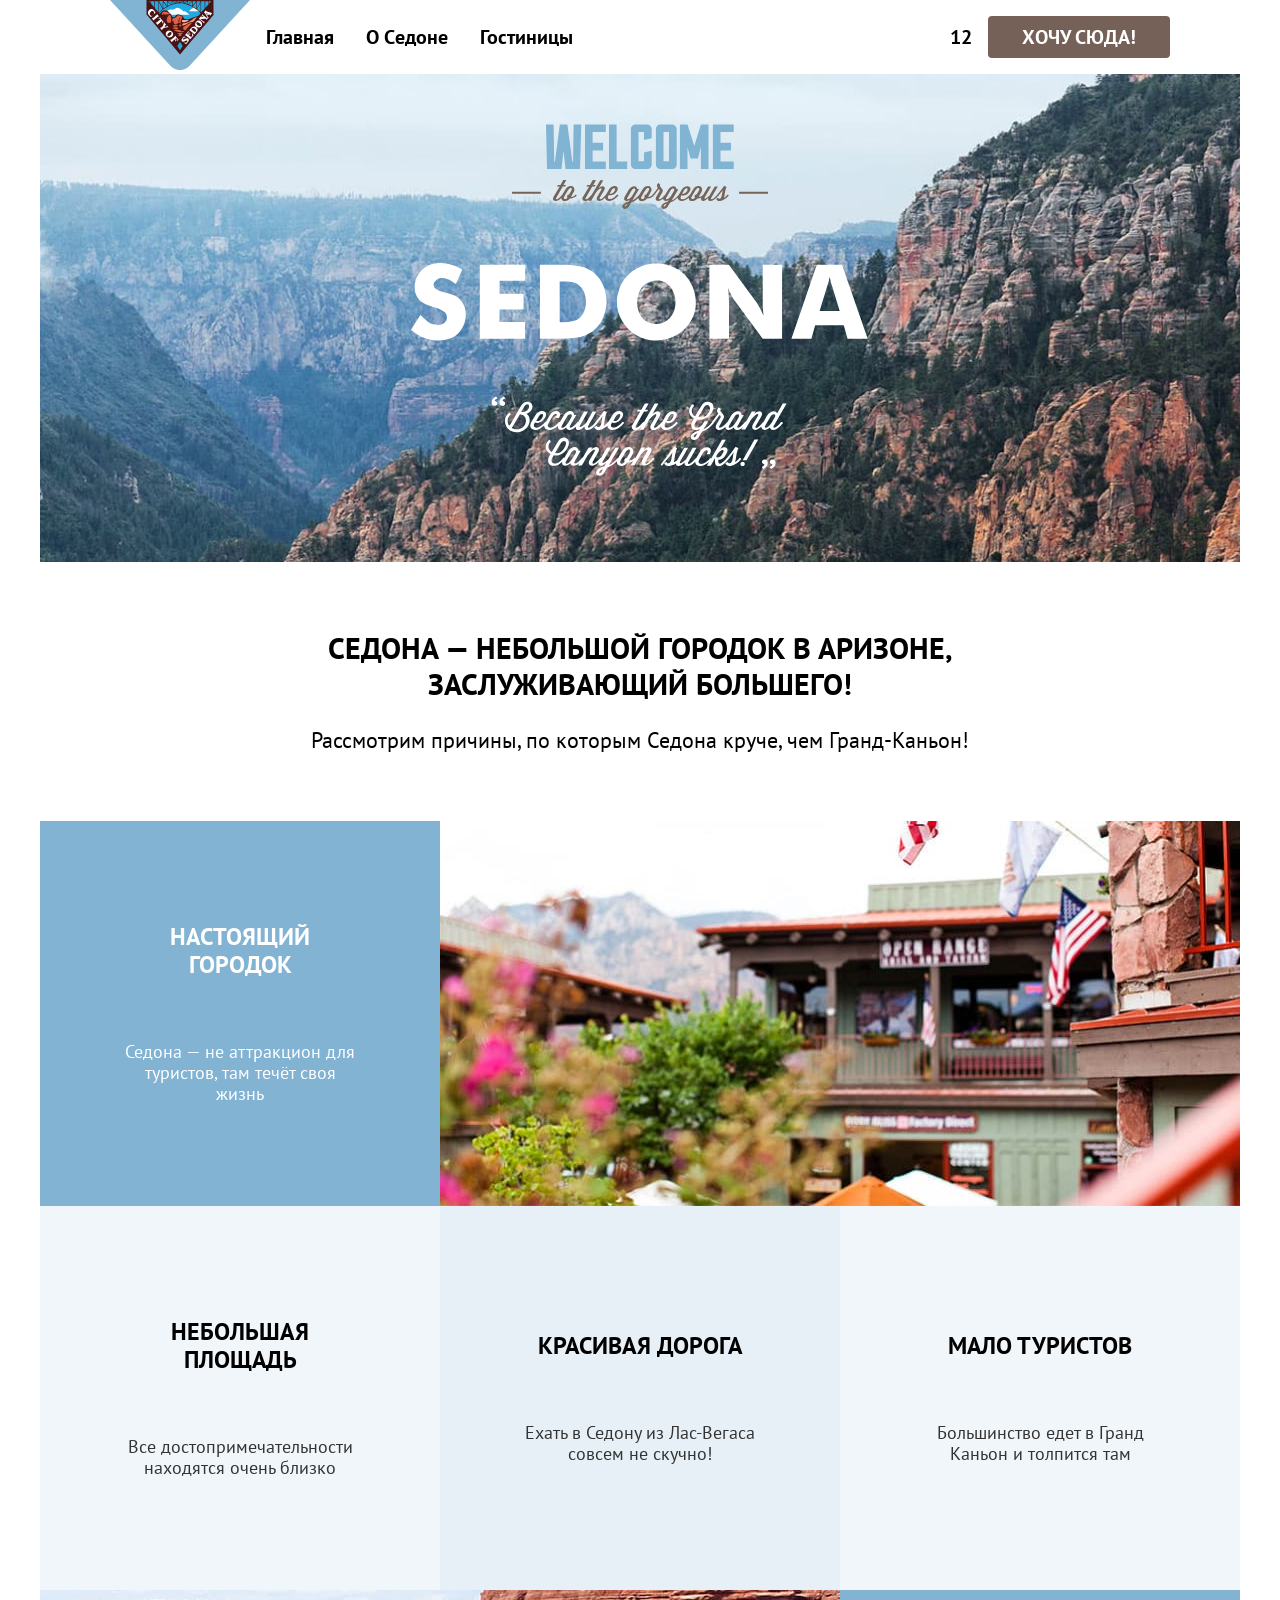
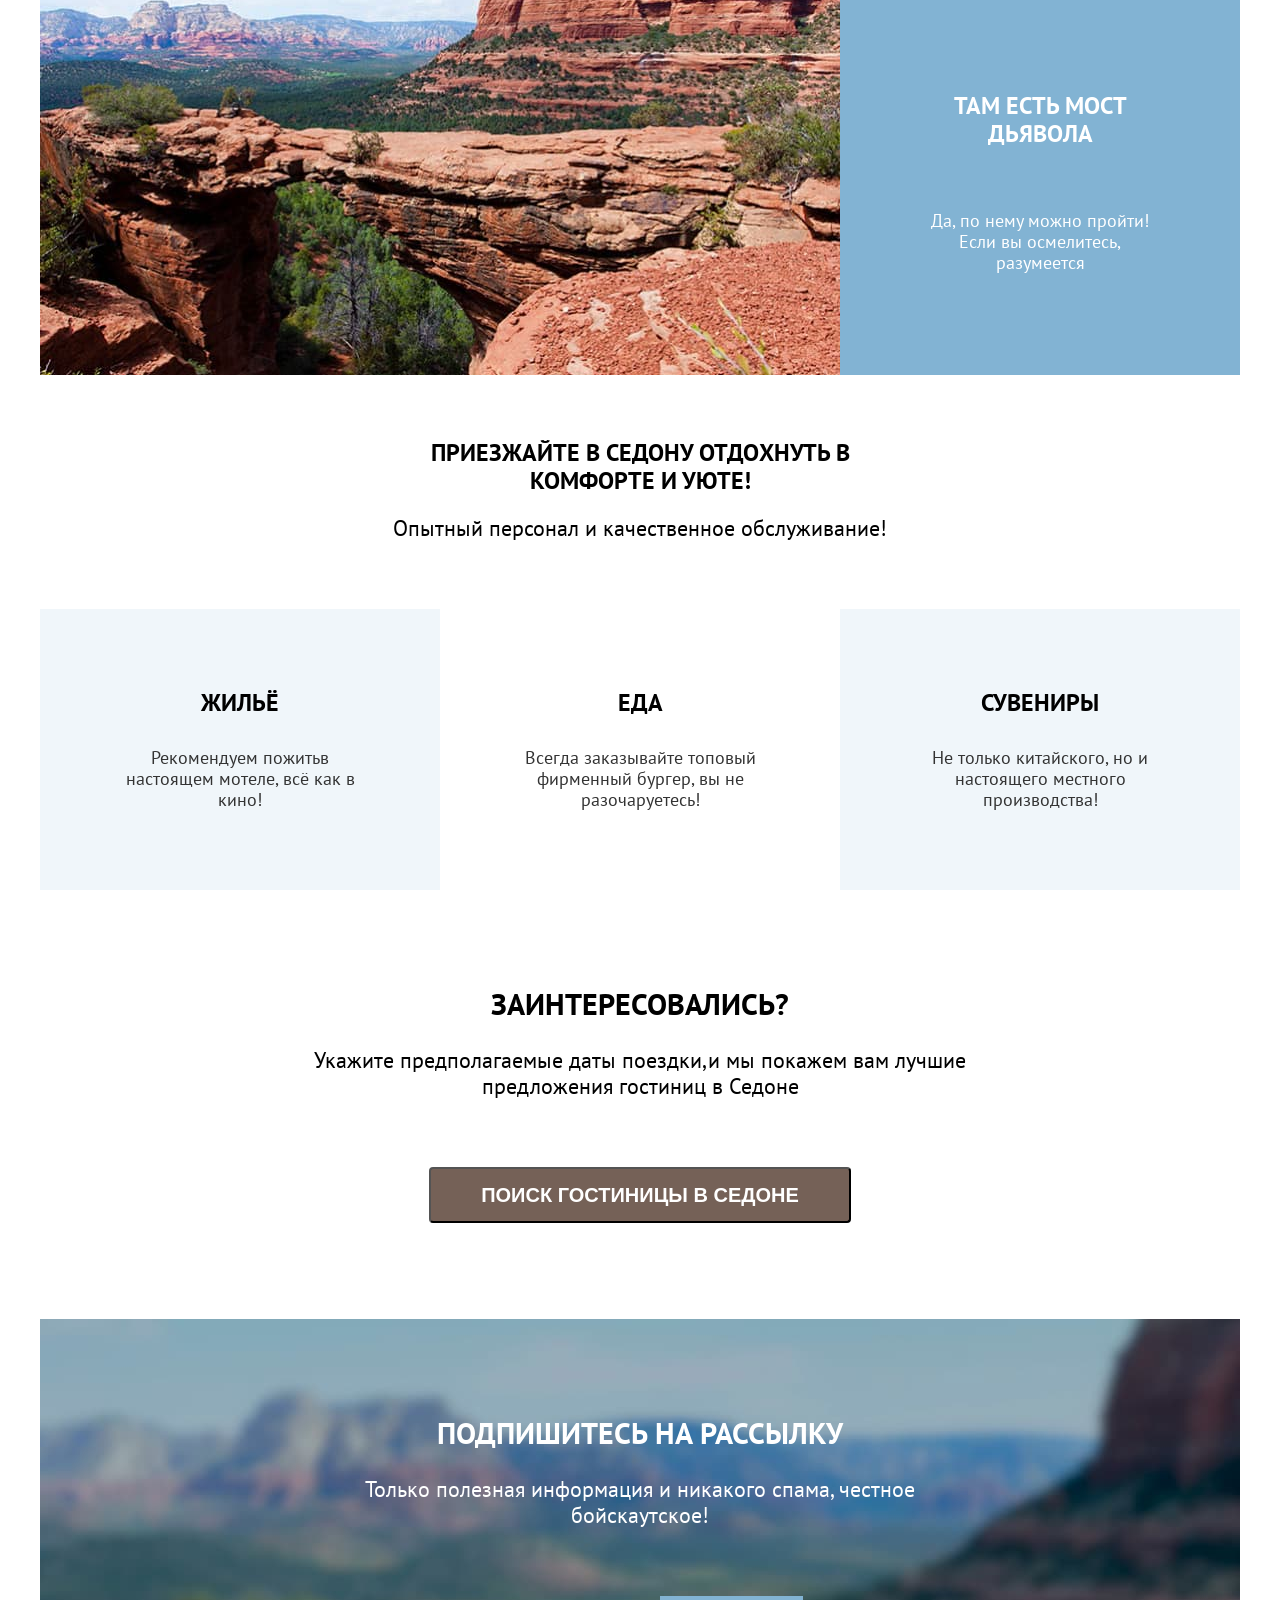
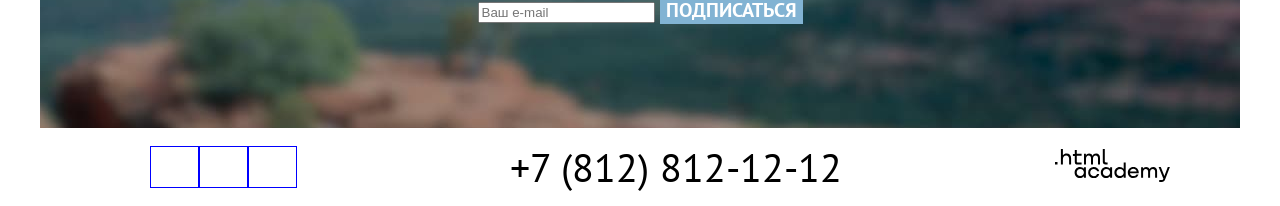
<file: index.html>
<!DOCTYPE html>
<html lang="ru">
  <head>
    <meta charset="utf-8">
    <title>Седона</title>
    <link rel="stylesheet" href="styles/styles.css">
  </head>
  <body>
    <div class="page-container">
      <header class="page-header">
        <a href="">
          <img class="logo" src="images/logo.svg" alt="Логотип Седона" width="140" height="70">
        </a>
        <nav class="nav">
          <ul class="nav-list">
            <li class="nav-item"><a class="nav-link nav-link-current" href="index.html" aria-current="page">Главная</a></li>
            <li class="nav-item"><a class="nav-link" href="#">О Cедоне</a></li>
            <li class="nav-item"><a class="nav-link" href="catalog.html">Гостиницы</a></li>
          </ul>
        </nav>
        <ul class="nav-list">
            <li class="nav-item">
              <a class="nav-link" href="#">
                <span class="visually-hidden">Поиск</span>
              </a>
            </li>
            <li class="nav-item">
              <a class="nav-link" href="#">
                <span class="visually-hidden">Отели в избранном</span>
                <span class="count">12</span>
              </a>
            </li>
            <li class="nav-item">
              <a href="#" class="btn">Хочу сюда!</a>
            </li>
        </ul>
      </header>
      <main class="main-container">
        <section class="hero">
          <h1 class="visually-hidden">Седона</h1>
          <img src="images/welcome-to-sedona.svg" alt="Because the grand canyon sucks!">
        </section>
        <section class="advantages">
          <h2 class="section-title">Седона — небольшой городок в Аризоне, заслуживающий большего!</h2>
          <p class="section-intro advantages-intro">Рассмотрим причины, по которым Седона круче, чем Гранд-Каньон!</p>
          <ul class="advantages-list">
            <li class="advantages-item">
              <div class="advantages-item-text">
                <h3 class="advantages-title">Настоящий городок</h3>
                <p class="advantages-description">Седона — не аттракцион для туристов, там течёт своя жизнь</p>
              </div>
              <img src="images/advantages-1.jpg" alt="Настрощий городок" width="800" height="385">
            </li>
            <li class="advantages-item">
              <div class="advantages-item-text">
                <h3 class="advantages-title">Небольшая площадь</h3>
                <p class="advantages-description">Все достопримечательности находятся очень близко</p>
              </div>
            </li>
            <li class="advantages-item">
               <div class="advantages-item-text">
                 <h3 class="advantages-title">Красивая дорога</h3>
                 <p class="advantages-description">Ехать в Седону из Лас-Вегаса совсем не скучно!</p>
               </div>
            </li>
            <li class="advantages-item">
              <div class="advantages-item-text">
                <h3 class="advantages-title">Мало туристов</h3>
                <p class="advantages-description">Большинство едет в Гранд Каньон и толпится там</p>
              </div>
            </li>
            <li class="advantages-item">
              <img src="images/advantages-2.jpg" alt="Мост дьявола" width="800" height="385">
              <div class="advantages-item-text">
                <h3 class="advantages-title">Там есть мост дьявола</h3>
                <p class="advantages-description">Да, по нему можно пройти! Если вы осмелитесь, разумеется</p>
              </div>
            </li>
          </ul>
        </section>
        <section class="services">
          <h2 class="visually-hidden">Услуги</h2>
          <h3 class="section-title services-title">Приезжайте в Седону отдохнуть в комфорте и уюте!</h3>
          <p class="section-intro">Опытный персонал и качественное обслуживание!</p>
          <ul class="services-list">
            <li class="services-item">
              <h4 class="services-title">Жильё</h4>
              <p class="services-descr">Рекомендуем пожитьв настоящем мотеле, всё как в кино!</p>
            </li>
            <li class="services-item">
              <h4 class="services-title">Еда</h4>
              <p class="services-descr">Всегда заказывайте топовый фирменный бургер, вы не разочаруетесь!</p>
            </li>
            <li class="services-item">
              <h4 class="services-title">Сувениры</h4>
              <p class="services-descr">Не только китайского, но и настоящего местного производства!</p>
            </li>
          </ul>
        </section>
        <section class="appointment">
          <h2 class="visually-hidden">Поиск гостиницы</h2>
          <h3 class="section-title appointment-title">Заинтересовались?</h3>
          <p class="section-intro">Укажите предполагаемые даты поездки,и мы покажем вам лучшие предложения гостиниц в Седоне</p>
          <button href="#" class="btn" type="button">Поиск гостиницы в Седоне</button>
        </section>
        <section class="subscription">
          <h2 class="section-title">Подпишитесь на рассылку</h2>
          <p class="section-intro">Только полезная информация и никакого спама, честное бойскаутское!</p>
          <form class="subscription-form" action="https://echo.htmlacademy.ru/" method="post">
            <label for="email" class="visually-hidden">Введите ваш e-mail</label>
            <input type="email" name="email" id="email" placeholder="Ваш e-mail" required>
            <button type="submit">Подписаться</button>
          </form>
        </section>
      </main>
      <footer class="page-footer">
        <ul class="social-list">
          <li class="social-item">
            <a class="button" href="#">
              <span class="visually-hidden">ВКонтакте</span>
            </a>
          </li>
          <li class="social-item">
            <a class="button" href="#">
              <span class="visually-hidden">Телеграм</span>
            </a>
          </li>
          <li class="social-item">
            <a class="button" href="#">
              <span class="visually-hidden">YouTube</span>
            </a>
          </li>
        </ul>
        <a href="tel:+78128121212">+7 (812) 812-12-12</a>
        <a href="">
          <img class="logo" src="images/logo-htmlacademy.svg" alt="Логотип HTMLAcademy" width="115" height="33">
        </a>
      </footer>
    </div>
  </body>
</html>
</file>
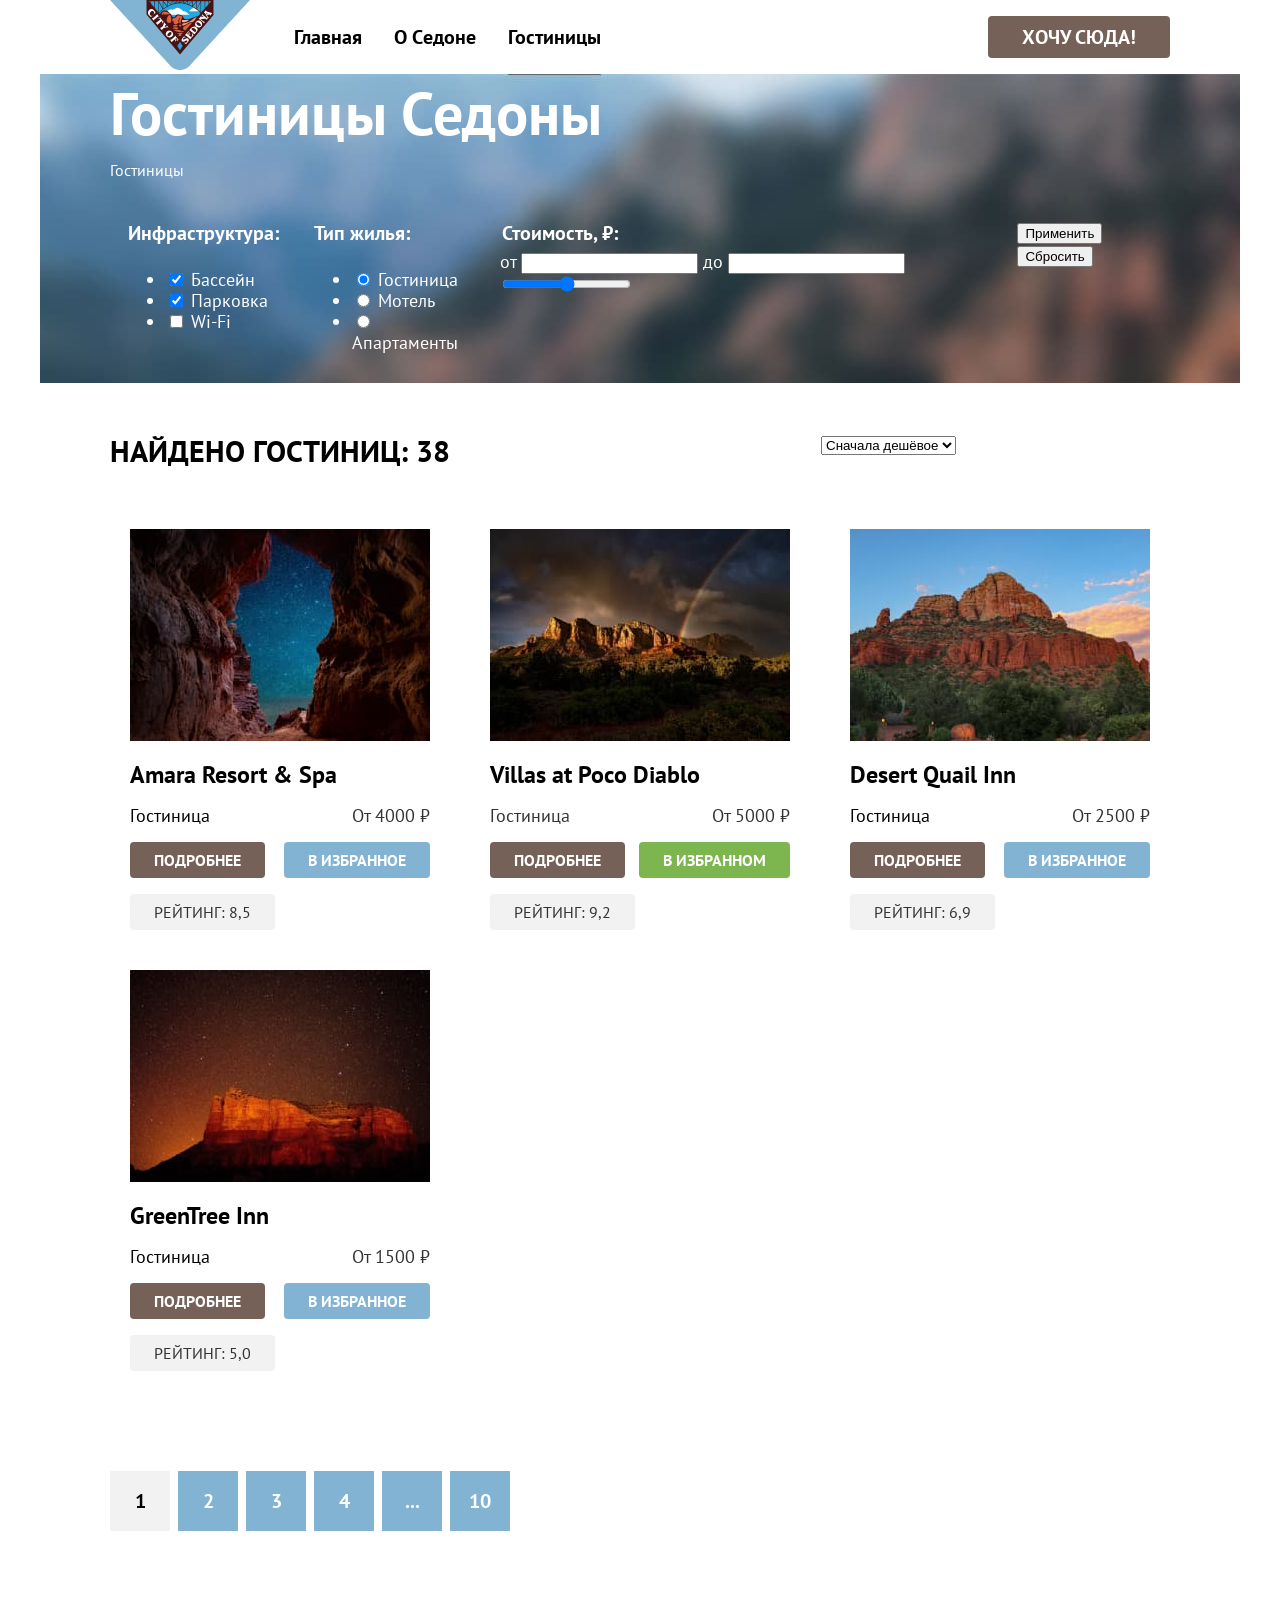
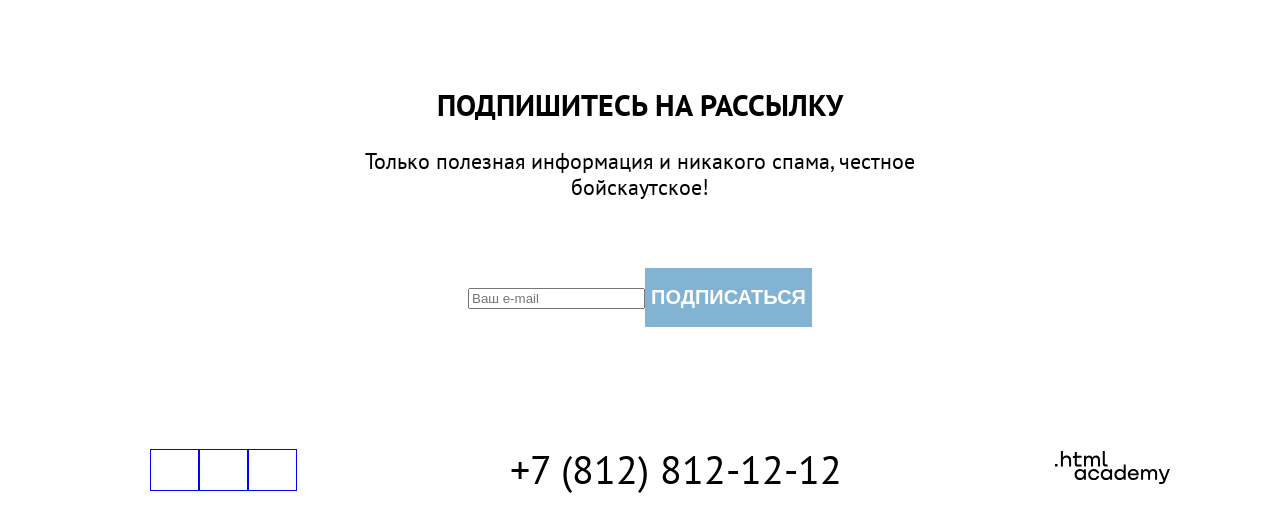
<file: catalog.html>
<!DOCTYPE html>
<html lang="ru">

  <head>
    <meta charset="utf-8">
    <title>Гостиницы</title>
    <link rel="stylesheet" href="styles/styles.css">
  </head>

  <body>
    <header class="page-header">
      <a href="#" class="logo-link">
        <img class="logo" src="images/logo.svg" alt="Логотип Седона" width="140" height="70">
      </a>
      <nav class="nav">
        <ul class="nav-list">
          <li class="nav-item"><a class="nav-link" href="index.html">Главная</a></li>
          <li class="nav-item"><a class="nav-link" href="#">О Cедоне</a></li>
          <li class="nav-item"><a class="nav-link" href="catalog.html">Гостиницы</a></li>
        </ul>
      </nav>
      <ul class="nav-list">
        <li class="nav-item">
          <a class="nav-link" href="#">
            <span class="visually-hidden">Поиск</span>
          </a>
        </li>
        <li class="nav-item">
          <a class="nav-link" href="#">
            <span class="visually-hidden">Избранное</span>
          </a>
        </li>
        <li class="nav-item">
            <a href="#" class="btn">Хочу сюда!</a>
          </li>
      </ul>
    </header>
    <main class="main-container inner-main">
      <section class="filter">
        <header class="inner-header">
          <h1 class="inner-header-title">Гостиницы Седоны</h1>
          <ul class="breadcrumbs">
            <li class="breadcrumbs-item">
              <a class="breadcrumbs-link" href="index.html">
                <span class="visually-hidden">Главная</span>
              </a>
            </li>
            <li class="breadcrumbs-item">
              <a class="breadcrumbs-link">Гостиницы</a>
            </li>
          </ul>
        </header>
        <form class="hotels-filter" action="https://echo.htmlacademy.ru/" method="get">
          <fieldset class="hotels-filter-group">
            <legend class="hotels-filter-title">Инфраструктура:</legend>
            <ul class="hotels-filter-list">
              <li class="hotels-filter-item">
                <label class="control">
                  <input type="checkbox" name="swimming-pool" id="" checked>
                  <span class="control-mark"></span>
                  <span class="control-label">Бассейн</span>
                </label>
              </li>
              <li class="hotels-filter-item">
                <label class="control">
                  <input type="checkbox" name="parking" id="" checked>
                  <span class="control-mark"></span>
                  <span class="control-label">Парковка</span>
                </label>
              </li>
              <li class="hotels-filter-item">
                <label class="control">
                  <input type="checkbox" name="wi-fi" id="">
                  <span class="control-mark"></span>
                  <span class="control-label">Wi-Fi</span>
                </label>
              </li>
            </ul>
          </fieldset>
          <fieldset class="hotels-filter-group">
            <legend class="hotels-filter-title">Тип жилья:</legend>
            <ul class="hotels-filter-list">
              <li class="hotels-filter-item">
                <label class="control">
                  <input type="radio" name="hotel-type" value="hotel" id="" checked>
                  <span class="control-mark"></span>
                  <span class="control-label">Гостиница</span>
                </label>
              </li>
              <li class="hotels-filter-item">
                <label class="control">
                  <input type="radio" name="hotel-type" value="motel" id="">
                  <span class="control-mark"></span>
                  <span class="control-label">Мотель</span>
                </label>
              </li>
              <li class="hotels-filter-item">
                <label class="control">
                  <input type="radio" name="hotel-type" value="apartment" id="">
                  <span class="control-mark"></span>
                  <span class="control-label">Апартаменты</span>
                </label>
              </li>
            </ul>
          </fieldset>
          <fieldset class="hotels-filter-group">
            <legend class="hotels-filter-title">Стоимость, ₽:</legend>
            <label class="catalog-filter-label">
              от <input class="catalog-filter-input" type="number" name="min-price">
            </label>
            <label class="catalog-filter-label">
              до <input class="catalog-filter-input" type="number" name="max-price">
            </label>
            <input type="range" id="price" name="volume" min="0" max="900">
          </fieldset>
          <div class="hotels-filter-buttons">
            <button class="btn" type="submit">Применить</button>
            <button class="btn" type="reset">Сбросить</button>
          </div>
        </form>

      </section>
      <section class="hotels-catalog">
        <div class="hotels-filter-wrap">
          <h2 class="section-title">Найдено гостиниц: 38</h2>
          <form class="sorting-type">
            <label class="visually-hidden" for="sorting">Сортировка</label>
            <select class="select-control" id="sorting" name="sorting">
              <option value="cheap">Сначала дешёвое</option>
              <option value="expensive">Сначала дорогое</option>
            </select>
            <button class="visually-hidden" type="submit">Отсортировать продукты</button>
          </form>
          <ul class="sorting-buttons">
            <li class="sorting-button">
              <a href="#" class="button button-light">
                <span class="visually-hidden">Показать карточки</span>
              </a>
            </li>
            <li class="sorting-button">
              <a href="#" class="button button-light">
                <span class="visually-hidden">Показать с описанием</span>
              </a>
            </li>
            <li class="sorting-button">
              <a class="button" href="#">
                <span class="visually-hidden">Показать список</span>
              </a>
            </li>
          </ul>
        </div>
        <ul class="product-list">
          <li class="product-card">
            <a class="product-card-link" href="product.html">
              <img class="product-card-image" src="images/hotel-1.jpg" alt="Ущелье с видом на звезды" width="300"
                height="212">
              <h3 class="product-card-title">Amara Resort & Spa</h3>
            </a>
            <div class="product-card-row">
              <span class="poduct-card-name">Гостиница</span>
              <b class="product-card-price">От 4000 ₽</b>
            </div>
            <div class="product-card-row">
              <a class="product-card-button more button" href="#">подробнее</a>
              <button class="product-card-button to-fav button" href="#">в избранное</button>
            </div>
            <div class="product-card-row">
              <span class="poduct-card-rating">Рейтинг: 8,5</span>
            </div>
          </li>
          <li class="product-card">
            <a class="product-card-link" href="product.html">
              <img class="product-card-image" src="images/hotel-2.jpg" alt="" width="300" height="212">
              <h3 class="product-card-title">Villas at Poco Diablo</h3>
            </a>
            <div class="product-card-row">
              <span class="product-card-name">Гостиница</span>
              <b class="product-card-price">От 5000 ₽</b>
            </div>
            <div class="product-card-row">
              <a class="product-card-button more button" href="#">подробнее</a>
              <button class="product-card-button fav button" href="#">в избранном</button>
            </div>
            <div class="product-card-row">
              <span class="poduct-card-rating">Рейтинг: 9,2</span>
            </div>
          </li>
          <li class="product-card">
            <a class="product-card-link" href="product.html">
              <img class="product-card-image" src="images/hotel-3.jpg" alt="" width="300" height="212">
              <h3 class="product-card-title">Desert Quail Inn</h3>
            </a>
            <div class="product-card-row">
              <span class="poduct-card-name">Гостиница</span>
              <b class="product-card-price">От 2500 ₽</b>
            </div>
            <div class="product-card-row">
              <a class="product-card-button more button" href="#">подробнее</a>
              <button class="product-card-button to-fav button" href="#">в избранное</button>
            </div>
            <div class="product-card-row">
              <span class="poduct-card-rating">Рейтинг: 6,9</span>
            </div>
          </li>
          <li class="product-card">
            <a class="product-card-link" href="product.html">
              <img class="product-card-image" src="images/hotel-4.jpg" alt="" width="300" height="212">
              <h3 class="product-card-title">GreenTree Inn</h3>
            </a>
            <div class="product-card-row">
              <span class="poduct-card-name">Гостиница</span>
              <b class="product-card-price">От 1500 ₽</b>
            </div>
            <div class="product-card-row">
              <a class="product-card-button more button" href="#">подробнее</a>
              <button class="product-card-button to-fav button" href="#">в избранное</button>
            </div>
            <div class="product-card-row">
              <span class="poduct-card-rating">Рейтинг: 5,0</span>
            </div>
          </li>
        </ul>
        <ul class="pagination">
          <li class="pagination-item">
            <a class="pagination-link pagination-current">1</a>
          </li>
          <li class="pagination-item">
            <a class="pagination-link" href="#">2</a>
          </li>
          <li class="pagination-item">
            <a class="pagination-link" href="#">3</a>
          </li>
          <li class="pagination-item">
            <a class="pagination-link" href="#">4</a>
          </li>
          <li class="pagination-item">
            <a class="pagination-link" href="#">...</a>
          </li>
          <li class="pagination-item">
            <a class="pagination-link" href="#">10</a>
          </li>
        </ul>
      </section>
      <section class="newsletter">
        <h2 class="section-title">Подпишитесь на рассылку</h2>
        <p class="section-intro">Только полезная информация и никакого спама, честное бойскаутское!</p>
        <form class="newsletter-form" action="https://echo.htmlacademy.ru/" method="post">
          <p class="newsletter-email">
            <label for="newsletter-email" class="visually-hidden">Введите ваш e-mail</label>
            <input class="field" placeholder="Ваш e-mail" type="email" name="newsletter-email" id="newsletter-email"
              required>
          </p>
          <button type="submit">Подписаться</button>
        </form>
      </section>
    </main>
    <footer class="page-footer">
      <ul class="social-list">
        <li class="social-item">
          <a class="button" href="#">
            <span class="visually-hidden">ВКонтакте</span>
          </a>
        </li>
        <li class="social-item">
          <a class="button" href="#">
            <span class="visually-hidden">Телеграм</span>
          </a>
        </li>
        <li class="social-item">
          <a class="button" href="#">
            <span class="visually-hidden">YouTube</span>
          </a>
        </li>
      </ul>
      <a href="tel:+78128121212">+7 (812) 812-12-12</a>
      <a href="">
        <img class="logo" src="images/logo-htmlacademy.svg" alt="Логотип HTMLAcademy" width="115" height="33">
      </a>
    </footer>
  </body>

</html>
</file>
<file: styles/styles.css>
@font-face {
  font-family: "PT Sans";
  font-style: normal;
  font-weight: 400;
  src: url("../fonts/PTSansRegular.woff2") format("woff2");
  font-display: swap;
}
@font-face {
  font-family: "PT Sans";
  font-style: normal;
  font-weight: 700;
  src: url("../fonts/PTSansBold.woff2") format("woff2");
  font-display: swap;
}

html {
  height: 100%;
}

body {
  display: flex;
  flex-direction: column;
  margin: 0;
  min-height: 100%;
  font-family: "PT Sans", sans-serif;
  font-size: 18px;
  line-height: 21px;
  background-color: #ffffff;
}

.visually-hidden {
  position: absolute;
  width: 1px;
  height: 1px;
  margin: -1px;
  padding: 0;
  border: 0;
  clip: rect(0 0 0 0);
  overflow: hidden;
}

.page-container {
  width: 1200px;
  margin: 0 auto;
}

.page-header {
  display: flex;
  align-items: center;
  padding: 0 70px;
  margin: 0 auto;
  width: 1060px;
  color: #000000;
}

.logo-link {
  margin-right: 28px;
}

.nav {
  margin-right: auto;
}

.nav-list {
  display: flex;
  margin: 0;
  padding: 0;
  list-style-type: none;
}

.nav-link {
  padding: 20px 16px;
  color: inherit;
  text-decoration: none;
  font-weight: 700;
  font-size: 20px;
  line-height: 24px;
}

.nav-item .btn {
  padding: 8px 34px;
  background-color: #756157;
  color: #ffffff;
  text-decoration: none;
  font-weight: 700;
  font-size: 20px;
  line-height: 24px;
  text-transform: uppercase;
  border-radius: 4px;;
}

.main-container {
  flex-grow: 1;
}

.hero {
  padding-block: 50px 82px;
  background-image: url('../images/index-background.jpg');
  background-repeat: no-repeat;
  background-size: cover;
  text-align: center;
  background-color: #82B3D3;
}

.section-title {
  margin: 0 auto 25px ;
  max-width: 650px;
  font-size: 30px;
  line-height: 36px;
  font-weight: 700;
  text-align: center;
  text-transform: uppercase;
}

.section-intro {
  max-width: 660px;
  margin: 0 auto 54px;
  margin-bottom: 68px;
  font-size: 22px;
  line-height: 26px;
}

.advantages {
  padding-top: 68px;
  text-align: center;
}

.advantages-list {
  display: flex;
  flex-wrap: wrap;
  margin: 0 auto;
  padding: 0;
  width: 1200px;
  list-style-type: none;
}

.advantages-item {
  display: flex;
  align-items: center;
  width: 400px;
  padding-block: 112px;
  background-color: rgba(131,179,211, 12%)
}
.advantages-item:first-child, .advantages-item:last-child {
  flex-direction: row;
  width: 100%;
  padding-block: 0;
  background-color: #82B3D3;
  color: #ffffff;
}
.advantages-item:nth-child(3n) {
  background-color: rgba(131,179,211, 20%)
}
.advantages-item:first-child .advantages-title,
.advantages-item:first-child .advantages-description,
.advantages-item:last-child .advantages-description,
.advantages-item:last-child .advantages-title {
  color: inherit;
}

.advantages-item-text {
  display: flex;
  flex-direction: column;
  align-items: center;
  width: 400px;
  margin: 0 auto;
}

.advantages-item img {
  display: block;
}

.advantages-title {
  max-width: 230px;
  margin: 0 0 62px;
  font-size: 24px;
  line-height: 28px;
  font-weight: 700;
  text-transform: uppercase;
  color: #000000;
}

.advantages-description {
  max-width: 230px;
  margin: 0;
  font-size: 18px;
  line-height: 21px;
  color: #333333;
}

.services {
  padding-top: 64px;
  text-align: center;
}

.services .section-title {
  margin: 0 auto 20px;
  max-width: 510px;
}

.services-list {
  display: flex;
  list-style-type: none;
  margin: 0 auto;
  padding: 0;
  width: 1200px;
}

.services-item {
  padding: 80px 84px;
  width: 400px;
  text-align: center;
}

.services-item:first-child,
.services-item:last-child {
  background-color: rgba(131, 179, 211, .12);
}

.services-title {
  margin: 0 0 30px;
  font-size: 24px;
  line-height: 28px;
  color: #000000;
  text-transform: uppercase;
}

.services-descr {
  margin: 0;
  font-size: 18px;
  line-height: 21px;
  color: #333333;
}

.appointment {
  padding-block: 96px;
  text-align: center;
}

.appointment .btn {
  padding: 8px 50px;
  font-size: 20px;
  line-height: 36px;
  font-weight: 700;
  text-transform: uppercase;
  color: #ffffff;
  background-color: #756157;
  border-radius: 4px;
}

.subscription {
  padding-block: 96px 104px;
  background-image: url('../images/subscribe-background.jpg');
  background-color: #82B3D3;
  background-size: cover;
  background-repeat: no-repeat;
  color: #ffffff;
  text-align: center;
}

.subscription button {
  background-color: #82B3D3;
  font-size: 20px;
  color: #ffffff;
  font-family: inherit;
  text-transform: uppercase;
  border: none;
  font-weight: 700;
}

.page-footer {
  display: flex;
  justify-content: space-between;
  align-items: center;
  width: 1060px;
  margin: 0 auto;
}

footer a[href^="tel"] {
  font-size: 40px;
  color: #000000;
  text-decoration: none;
}

.social-list {
  display: flex;
  list-style-type: none;
}

.social-list .button {
  display: block;
  width: 47px;
  height: 40px;
  border: 1px solid blue;
}

.filter {
  width: 1060px;
  margin: 0 auto;
  padding: 0 70px;
  color: #ffffff;
  background-color: #82B3D3;
  background-image: url('../images/catalog-background.jpg');
  background-size: cover;
  background-repeat: no-repeat;
}

.inner-header-title {
  margin: 0 0 8px;;
  font-size: 60px;
  line-height: 78px;
  font-weight: 700;
}

.breadcrumbs {
  display: flex;
  margin: 0 0 40px;
  padding: 0;
  font-size: 16px;
  list-style-type: none;
}

select-control {
  font-family: inherit;
}

.hotels-catalog {
  padding-top: 50px;
  padding-bottom: 20px;
}

.hotels-catalog .section-title {
  margin-left: 0;
  margin-bottom: 40px;
}

.hotels-filter {
  display: flex;
}

.hotels-filter-group {
  border: none;
}

.hotels-filter-group button{
  font-family: inherit;
  font-size: 16px;
  line-height: 20px;
  font-weight: 700;
  border: none;
  color: #ffffff;
  text-transform: uppercase;
}

.hotels-filter-group button[type="submit"] {
  background-color: transparent;
}

.hotels-filter-group button[type="reset"] {
  background-color: #82B3D3;
}

.hotels-filter-title {
  font-size: 20px;
  line-height: 24px;
  font-weight: 700;
}

.hotels-filter-wrap {
  display: flex;
  margin: 0 auto;
  width: 1060px;
}

.product-list {
  display: flex;
  flex-wrap: wrap;
  justify-content: space-between;
  margin: 0 auto 40px;
  padding: 0;
  width: 1060px;
  list-style-type: none;
}

.sorting-type {
  margin-right: 70px;
}

.sorting-type option {
  font-size: 18px;
  line-height: 21px;
  color: #333333;
}

.sorting-buttons {
  display: flex;
  margin: 0;
  padding: 0;
  list-style-type: none;
}

.sorting-buttons a {
  display: block;
  width: 48px;
  height: 48px;
}

.product-card {
  padding: 20px;
  width: 340px;
  box-sizing: border-box;
}

.product-card-link {
  text-decoration: none;
  color: #000000;
}

.product-card-image {
  margin-bottom: 16px;
}

.product-card-title {
  margin: 0 0 16px;
  font-size: 24px;
  line-height: 28px;
  font-weight: 700;
}

.product-card-row {
  display: flex;
  justify-content: space-between;
}

.product-card-row:not(:last-child) {
  margin-bottom: 16px;
}

.product-card-row *:not(:last-child) {
  margin-right: 8px;
}

.product-card-name {
  color: #333333;
}
.product-card-price {
  color: #333333;
  font-weight: 400;
}

.product-card-button {
  padding: 8px 24px;
  font-family: inherit;
  font-size: 16px;
  font-weight: 700;
  line-height: 20px;
  color: #ffffff;
  text-transform: uppercase;
  text-decoration: none;
  border: none;
  border-radius: 4px;
}

.product-card-button.more {
  background-color: #756157;
}
.product-card-button.to-fav {
  background-color: #82B3D3;
}
.product-card-button.fav {
  background-color: #7DB54F;
}
.poduct-card-rating {
  padding: 8px 24px;
  font-size: 16px;
  line-height: 20px;
  text-transform: uppercase;
  color: #333333;
  background-color: #F2F2F2;
  border-radius: 4px;
}

.pagination {
  display: flex;
  margin: 0 auto;
  padding: 40px 0;
  width: 1060px;
  list-style-type: none;
}

.pagination-item:not(:last-child) {
  margin-right: 8px;
}

.pagination-link {
  display: flex;
  justify-content: center;
  align-items: center;
  width: 60px;
  height: 60px;
  font-size: 20px;
  line-height: 36px;
  font-weight: 700;
  color: #ffffff;
  background-color: #82B3D3;
  text-decoration: none;
}

.pagination-current {
  color: #000000;
  background-color: #F2F2F2;
}

.newsletter {
  padding-block: 96px 104px;
  text-align: center;
}

.newsletter button {
  background-color: #82B3D3;
  font-size: 20px;
  color: #ffffff;
  text-transform: uppercase;
  border: none;
  font-weight: 700;
}

.newsletter-form {
  display: flex;
  justify-content: center;
}
</file>
